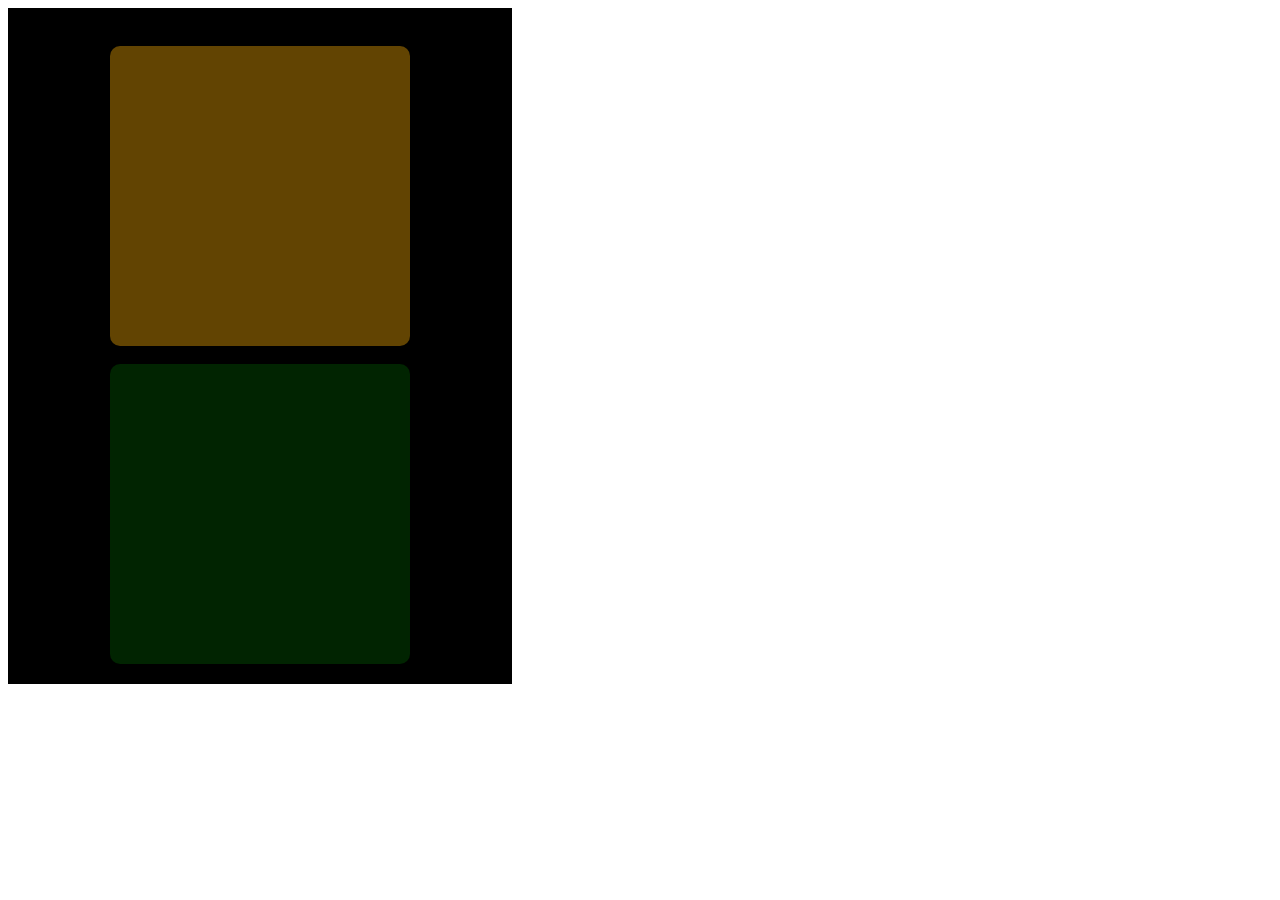
<file: index.html>
<!DOCTYPE html>
<html lang="en">
<head>
    <meta charset="UTF-8">
    <meta name="viewport" content="width=device-width, initial-scale=1.0">
    <title>Document</title>
    <link rel="stylesheet" href="style.css">
</head>
<body>
    <div class="devor">
       <br><div class="bir"></div><br>
       <div class="ikki"></div><br>
       <div class="uch"></div><br>
    </div>
</body>
</html>
</file>
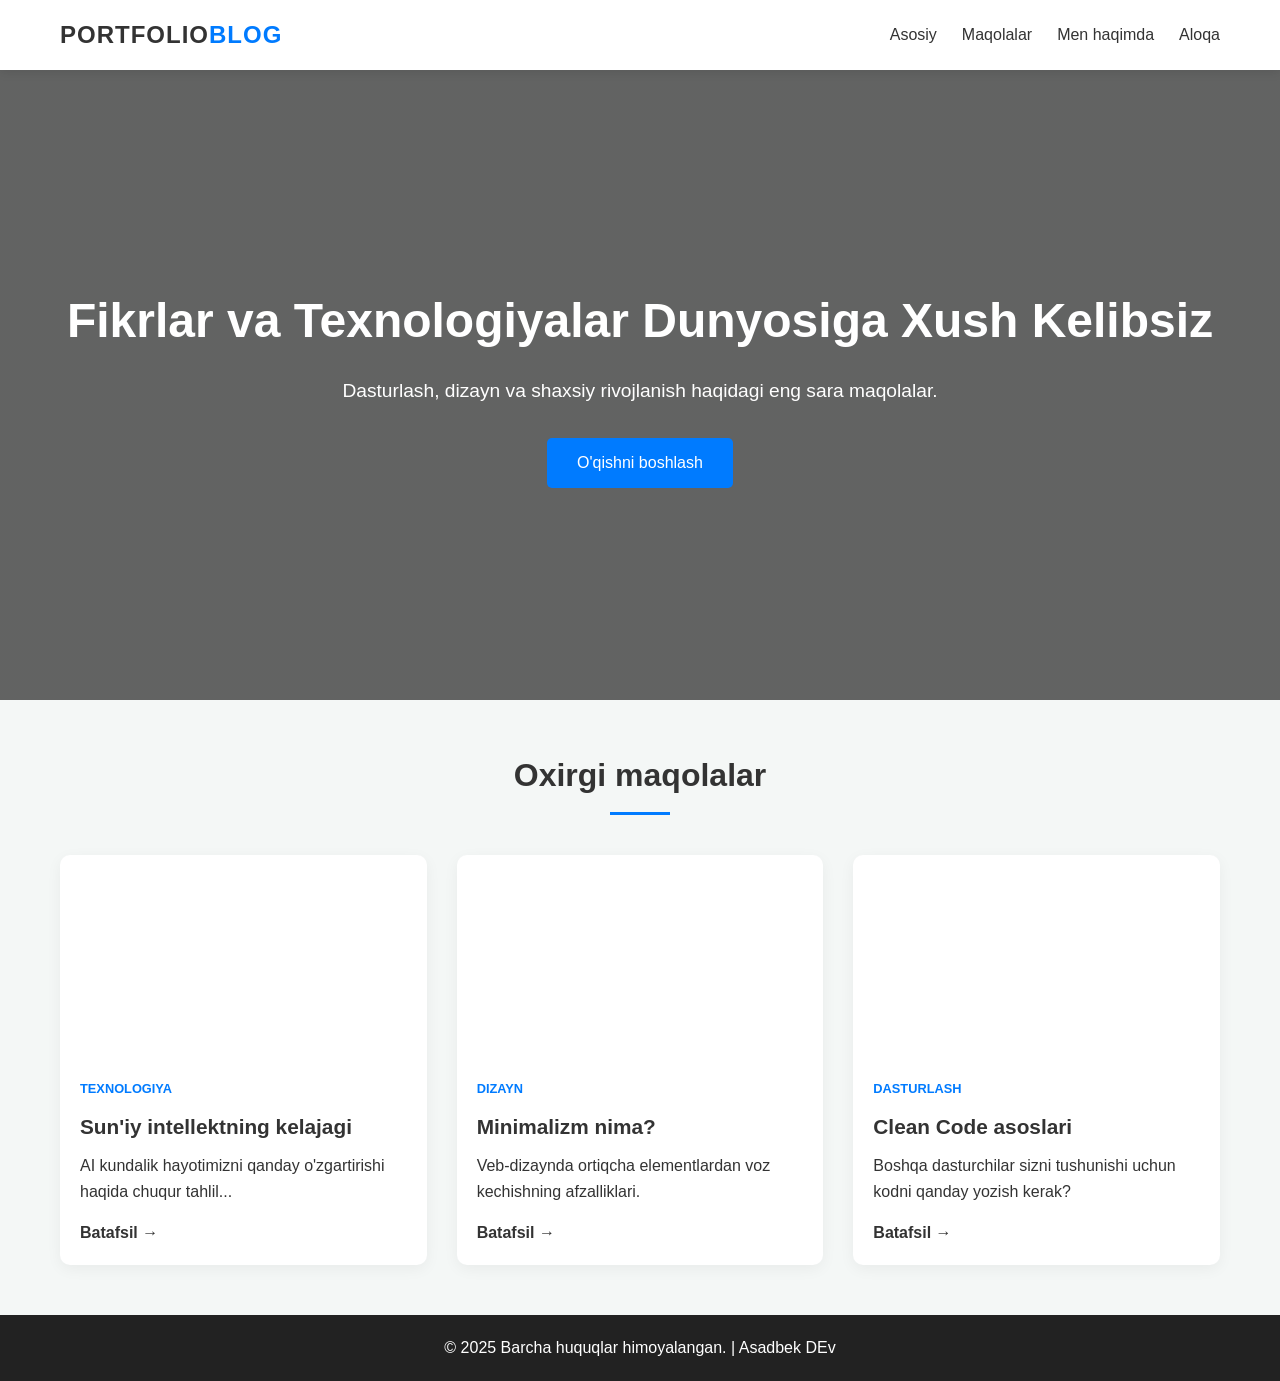
<file: index2.html>
<!DOCTYPE html>
<html lang="uz">
<head>
    <meta charset="UTF-8">
    <meta name="viewport" content="width=device-width, initial-scale=1.0">
    <title>Mening Professional Blogim</title>
    <link rel="stylesheet" href="style2.css">
    <link rel="stylesheet" href="https://cdnjs.cloudflare.com/ajax/libs/font-awesome/6.0.0/css/all.min.css">
</head>
<body>

    <header>
        <nav class="navbar">
            <div class="logo">Portfolio<span>Blog</span></div>
            <ul class="nav-links">
                <li><a href="#home">Asosiy</a></li>
                <li><a href="#blog">Maqolalar</a></li>
                <li><a href="#about">Men haqimda</a></li>
                <li><a href="#contact">Aloqa</a></li>
            </ul>
        </nav>
    </header>

    <section id="home" class="hero">
        <div class="hero-content">
            <h1>Fikrlar va Texnologiyalar Dunyosiga Xush Kelibsiz</h1>
            <p>Dasturlash, dizayn va shaxsiy rivojlanish haqidagi eng sara maqolalar.</p>
            <a href="#blog" class="btn">O'qishni boshlash</a>
        </div>
    </section>

    <section id="blog" class="container">
        <h2 class="section-title">Oxirgi maqolalar</h2>
        <div class="blog-grid">
            
            <article class="blog-card">
                <div class="card-image" style="background-image: url('https://via.placeholder.com/400x250');"></div>
                <div class="card-content">
                    <span class="category">Texnologiya</span>
                    <h3>Sun'iy intellektning kelajagi</h3>
                    <p>AI kundalik hayotimizni qanday o'zgartirishi haqida chuqur tahlil...</p>
                    <a href="#" class="read-more">Batafsil →</a>
                </div>
            </article>

            <article class="blog-card">
                <div class="card-image" style="background-image: url('https://via.placeholder.com/400x250');"></div>
                <div class="card-content">
                    <span class="category">Dizayn</span>
                    <h3>Minimalizm nima?</h3>
                    <p>Veb-dizaynda ortiqcha elementlardan voz kechishning afzalliklari.</p>
                    <a href="#" class="read-more">Batafsil →</a>
                </div>
            </article>

            <article class="blog-card">
                <div class="card-image" style="background-image: url('https://via.placeholder.com/400x250');"></div>
                <div class="card-content">
                    <span class="category">Dasturlash</span>
                    <h3>Clean Code asoslari</h3>
                    <p>Boshqa dasturchilar sizni tushunishi uchun kodni qanday yozish kerak?</p>
                    <a href="#" class="read-more">Batafsil →</a>
                </div>
            </article>

        </div>
    </section>

    <footer>
        <p>&copy; 2025 Barcha huquqlar himoyalangan. | Asadbek DEv </p>
    </footer>
    <meta name="description" content="Mening professional blogim - Dasturlash va texnologiyalar haqida.">
    <meta name="keywords" content="blog, dasturlash, uzbekistan, texnologiya, [ismingiz]">
    <meta name="author" content="Asadbek Dev ">
</body>
</html>
</file>
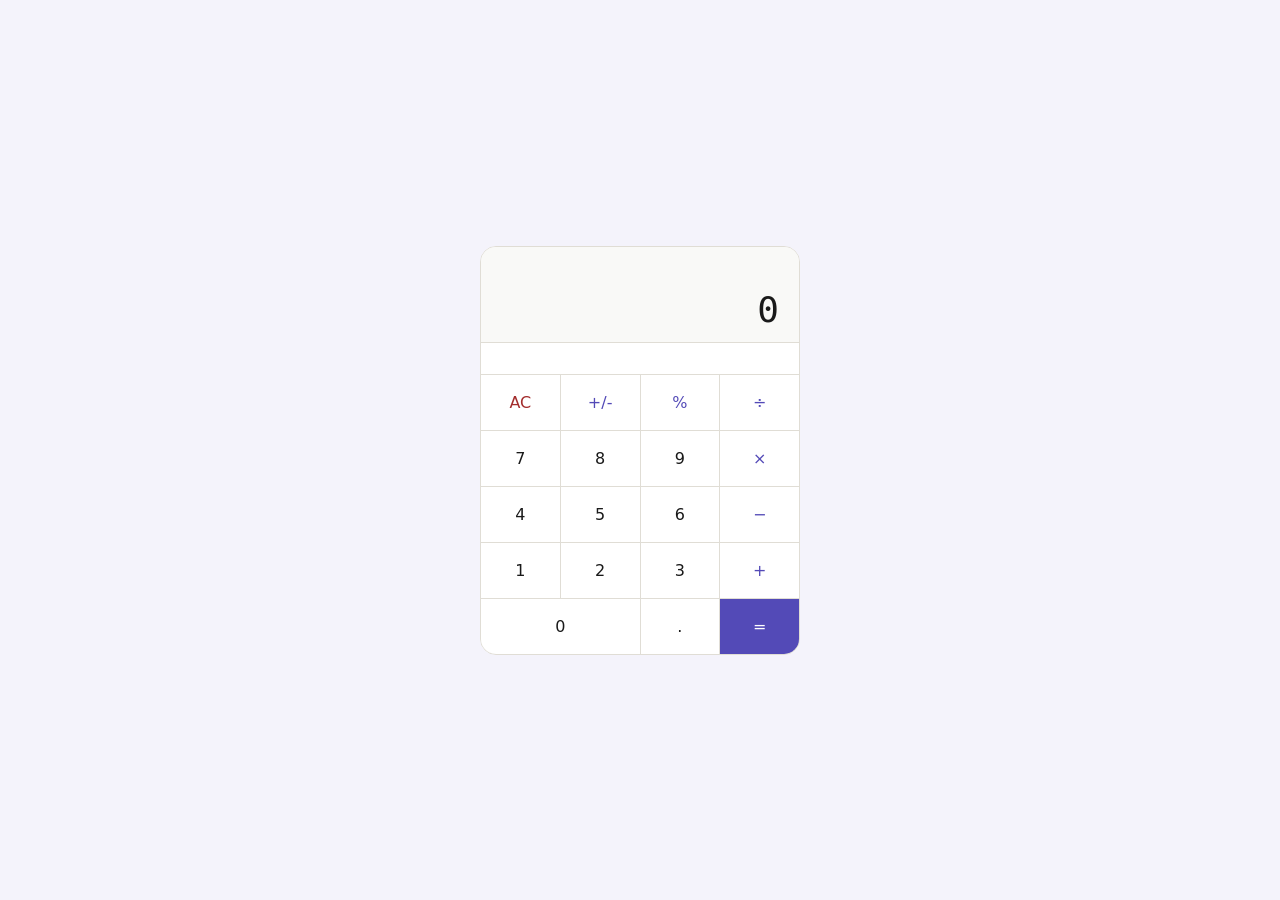
<file: kalkulyator.html>
<!DOCTYPE html>
<html lang="uz">
<head>
  <meta charset="UTF-8" />
  <meta name="viewport" content="width=device-width, initial-scale=1.0" />
  <title>Kalkulyator</title>
  <style>
    * { box-sizing: border-box; margin: 0; padding: 0; }
    body { font-family: system-ui, sans-serif; display: flex; justify-content: center; align-items: center; min-height: 100vh; background: #f4f3fb; }
    .calc { width: 320px; background: #fff; border: 0.5px solid #e0ddd5; border-radius: 16px; overflow: hidden; }
    .display { padding: 20px 20px 12px; background: #f9f9f7; border-bottom: 0.5px solid #e0ddd5; }
    .expr { font-size: 13px; color: #888; min-height: 18px; text-align: right; font-family: monospace; overflow: hidden; text-overflow: ellipsis; white-space: nowrap; }
    .result { font-size: 36px; font-weight: 500; text-align: right; color: #1a1a1a; font-family: monospace; overflow: hidden; text-overflow: ellipsis; white-space: nowrap; margin-top: 4px; }
    .history { padding: 8px 20px; border-bottom: 0.5px solid #e0ddd5; min-height: 32px; }
    .hist-item { font-size: 12px; color: #aaa; text-align: right; font-family: monospace; }
    .btns { display: grid; grid-template-columns: repeat(4, 1fr); gap: 1px; background: #e0ddd5; }
    .btn {
      padding: 18px 0; font-size: 16px; font-weight: 500; border: none; cursor: pointer;
      background: #fff; color: #1a1a1a; transition: background 0.1s;
      user-select: none; font-family: system-ui, sans-serif;
    }
    .btn:hover { background: #f4f3fb; }
    .btn:active { background: #ebe9f5; transform: scale(0.97); }
    .btn.op { color: #534AB7; }
    .btn.eq { background: #534AB7; color: #fff; }
    .btn.eq:hover { background: #3C3489; }
    .btn.clear { color: #A32D2D; }
    .btn.zero { grid-column: span 2; }
  </style>
</head>
<body>

<div class="calc">
  <div class="display">
    <div class="expr" id="expr"></div>
    <div class="result" id="result">0</div>
  </div>
  <div class="history" id="history"></div>
  <div class="btns">
    <button class="btn clear" data-v="AC">AC</button>
    <button class="btn op"    data-v="+/-">+/-</button>
    <button class="btn op"    data-v="%">%</button>
    <button class="btn op"    data-v="/">÷</button>

    <button class="btn" data-v="7">7</button>
    <button class="btn" data-v="8">8</button>
    <button class="btn" data-v="9">9</button>
    <button class="btn op" data-v="*">×</button>

    <button class="btn" data-v="4">4</button>
    <button class="btn" data-v="5">5</button>
    <button class="btn" data-v="6">6</button>
    <button class="btn op" data-v="-">−</button>

    <button class="btn" data-v="1">1</button>
    <button class="btn" data-v="2">2</button>
    <button class="btn" data-v="3">3</button>
    <button class="btn op" data-v="+">+</button>

    <button class="btn zero" data-v="0">0</button>
    <button class="btn"      data-v=".">.</button>
    <button class="btn eq"   data-v="=">=</button>
  </div>
</div>

<script>
  let cur = '0', expr = '', justEq = false;
  const rEl = document.getElementById('result');
  const eEl = document.getElementById('expr');
  const hEl = document.getElementById('history');
  const hist = [];

  function fmt(n) {
    const s = parseFloat(n.toPrecision(12)).toString();
    return s.length > 12 ? parseFloat(n.toPrecision(8)).toString() : s;
  }

  function calc(e) {
    try { return Function('"use strict"; return (' + e + ')')(); }
    catch { return null; }
  }

  function press(v) {
    if (v === 'AC') { cur = '0'; expr = ''; justEq = false; }
    else if (v === '+/-') { cur = cur.startsWith('-') ? cur.slice(1) : '-' + cur; }
    else if (v === '%') { cur = fmt(parseFloat(cur) / 100); }
    else if (v === '=') {
      const full = expr + cur;
      const res = calc(full);
      if (res !== null && isFinite(res)) {
        const r = fmt(res);
        hist.unshift(full + ' = ' + r);
        if (hist.length > 3) hist.pop();
        hEl.innerHTML = hist.map(h => '<div class="hist-item">' + h + '</div>').join('');
        eEl.textContent = full + ' =';
        cur = r; expr = ''; justEq = true;
      }
    }
    else if (['+','-','*','/'].includes(v)) {
      expr = (justEq ? cur : expr + cur) + v;
      cur = '0'; justEq = false;
    }
    else if (v === '.') {
      if (justEq) { cur = '0.'; justEq = false; }
      else if (!cur.includes('.')) cur += '.';
    }
    else {
      if (justEq) { cur = v; justEq = false; }
      else cur = (cur === '0' ? v : cur + v);
    }

    if (v !== '=') eEl.textContent = expr;
    rEl.textContent = cur.length > 12 ? cur.slice(0, 12) : cur;
    rEl.style.fontSize = cur.length > 10 ? '24px' : '36px';
  }

  document.querySelectorAll('.btn').forEach(b => {
    b.addEventListener('click', () => press(b.dataset.v));
  });

  document.addEventListener('keydown', e => {
    const map = { 'Enter':'=', 'Backspace':'AC', 'Escape':'AC', '*':'*', '/':'/', '+':'+', '-':'-', '%':'%' };
    if (map[e.key]) press(map[e.key]);
    else if (/[0-9.]/.test(e.key)) press(e.key);
  });
</script>

</body>
</html>
</file>
<file: style.css>
.bir{
    width: 300px;
    height: 300x;
    border-radius: 10px;
    background-color: darkred;
    margin: auto;
    transition: 2s;
}
.bir:hover{
    border-radius: 100px;
    background-color: red;
    transform: rotate(3600deg);
}
.ikki{
    width: 300px;
    height: 300px;
    border-radius: 10px;
    background-color:rgb(98, 68, 2);
    margin: auto;
    transition: 2s;
}
.ikki:active{
    border-radius: 100px;
    background-color: yellow;
    transform: rotate(3600deg);
}
.uch{
    width: 300px;
    height: 300px;
    border-radius: 10px;
    background-color: rgb(1, 36, 1);
    margin: auto;
    transition: 2s;
}
.uch:active{
    border-radius: 100px;
    background-color: greenyellow;
    transform: rotate(3600deg);
}
.devor{
    border: solid 2px black;
    width: 500px;
    text-align: center;
    background-color: black;
}
</file>
<file: style2.css>
/* 1. Asosiy sozlamalar */
* {
    margin: 0;
    padding: 0;
    box-sizing: border-box;
    font-family: 'Segoe UI', Tahoma, Geneva, Verdana, sans-serif;
}

body {
    line-height: 1.6;
    color: #333;
    background-color: #f4f7f6;
}

html {
    scroll-behavior: smooth;
}

/* 2. Navigatsiya paneli */
header {
    background: #ffffff;
    padding: 1rem 0;
    position: sticky;
    top: 0;
    z-index: 1000;
    box-shadow: 0 2px 10px rgba(0,0,0,0.1);
}

.navbar {
    display: flex;
    justify-content: space-between;
    align-items: center;
    max-width: 1200px;
    margin: 0 auto;
    padding: 0 20px;
}

.logo {
    font-size: 1.5rem;
    font-weight: bold;
    text-transform: uppercase;
    letter-spacing: 1px;
}

.logo span {
    color: #007bff;
}

.nav-links {
    display: flex;
    list-style: none;
}

.nav-links li {
    margin-left: 25px;
}

.nav-links a {
    text-decoration: none;
    color: #333;
    font-weight: 500;
    transition: 0.3s;
}

.nav-links a:hover {
    color: #007bff;
}

/* 3. Hero Bo'limi (Asosiy qism) */
.hero {
    height: 70vh;
    background: linear-gradient(rgba(0,0,0,0.6), rgba(0,0,0,0.6)), 
                url('https://images.unsplash.com/photo-1499750310107-5fef28a66643?ixlib=rb-1.2.1&auto=format&fit=crop&w=1350&q=80');
    background-size: cover;
    background-position: center;
    display: flex;
    align-items: center;
    justify-content: center;
    text-align: center;
    color: white;
}

.hero-content h1 {
    font-size: 3rem;
    margin-bottom: 1rem;
}

.hero-content p {
    font-size: 1.2rem;
    margin-bottom: 2rem;
}

.btn {
    display: inline-block;
    padding: 12px 30px;
    background: #007bff;
    color: white;
    text-decoration: none;
    border-radius: 5px;
    transition: 0.3s;
}

.btn:hover {
    background: #0056b3;
    transform: translateY(-3px);
}

/* 4. Blog Kartochkalari */
.container {
    max-width: 1200px;
    margin: 50px auto;
    padding: 0 20px;
}

.section-title {
    text-align: center;
    margin-bottom: 40px;
    font-size: 2rem;
    position: relative;
}

.section-title::after {
    content: '';
    width: 60px;
    height: 3px;
    background: #007bff;
    display: block;
    margin: 10px auto;
}

.blog-grid {
    display: grid;
    grid-template-columns: repeat(auto-fit, minmax(300px, 1fr));
    gap: 30px;
}

.blog-card {
    background: white;
    border-radius: 10px;
    overflow: hidden;
    box-shadow: 0 4px 15px rgba(0,0,0,0.05);
    transition: 0.3s;
}

.blog-card:hover {
    transform: translateY(-10px);
}

.card-image {
    height: 200px;
    background-size: cover;
    background-position: center;
}

.card-content {
    padding: 20px;
}

.category {
    font-size: 0.8rem;
    color: #007bff;
    font-weight: bold;
    text-transform: uppercase;
}

.card-content h3 {
    margin: 10px 0;
    font-size: 1.3rem;
}

.read-more {
    display: inline-block;
    margin-top: 15px;
    color: #333;
    font-weight: bold;
    text-decoration: none;
}

/* 5. Footer */
footer {
    background: #222;
    color: white;
    text-align: center;
    padding: 20px 0;
    margin-top: 50px;
}

/* 6. Responsiveness (Mobil versiya) */
@media (max-width: 768px) {
    .nav-links {
        display: none; /* Mobil menyu uchun keyinchalik JS qo'shish mumkin */
    }
    
    .hero-content h1 {
        font-size: 2rem;
    }
}
</file>
